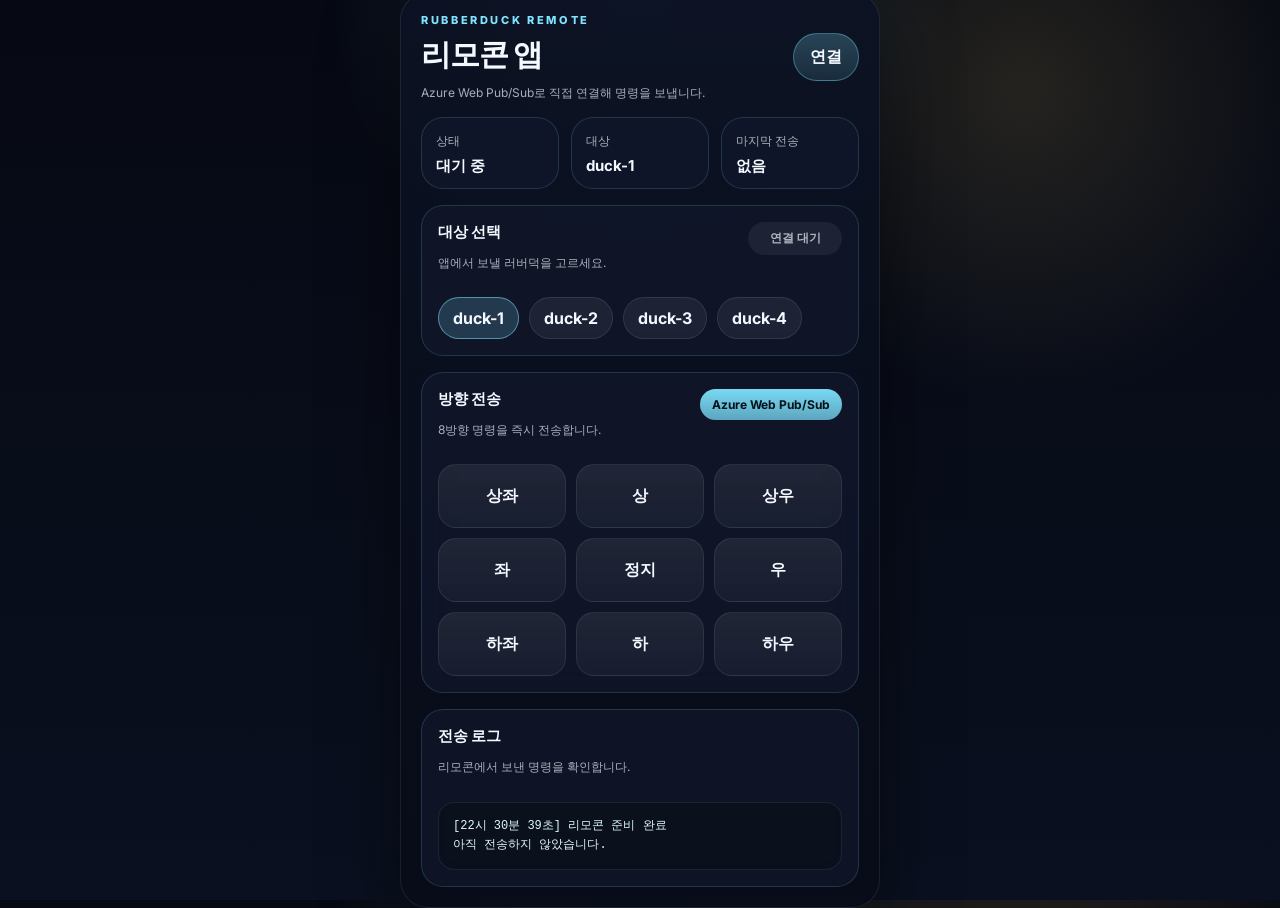
<file: client.html>
<!doctype html>
<html lang="ko">
  <head>
    <meta charset="UTF-8" />
    <meta name="viewport" content="width=device-width, initial-scale=1.0" />
    <title>RubberDuck Remote</title>
    <link rel="preconnect" href="https://fonts.googleapis.com" />
    <link rel="preconnect" href="https://fonts.gstatic.com" crossorigin />
    <link
      href="https://fonts.googleapis.com/css2?family=Inter:wght@400;500;600;700;800&display=swap"
      rel="stylesheet"
    />
    <link rel="stylesheet" href="./client.css" />
    <script defer src="./pubsub.js"></script>
    <script defer src="./client.js"></script>
  </head>
  <body>
    <main class="remote-app">
      <header class="remote-header">
        <div>
          <p class="eyebrow">RubberDuck Remote</p>
          <h1>리모콘 앱</h1>
          <p class="remote-note">Azure Web Pub/Sub로 직접 연결해 명령을 보냅니다.</p>
        </div>
        <button class="connect-btn" id="connectToggle" type="button" aria-pressed="false">연결</button>
      </header>

      <section class="status-bar">
        <div class="status-tile">
          <span class="status-label">상태</span>
          <strong class="status-value" id="connectionState">대기 중</strong>
        </div>
        <div class="status-tile">
          <span class="status-label">대상</span>
          <strong class="status-value" id="targetState">대기 중</strong>
        </div>
        <div class="status-tile">
          <span class="status-label">마지막 전송</span>
          <strong class="status-value" id="lastSent">없음</strong>
        </div>
      </section>

      <section class="card">
        <div class="card-head">
          <div>
            <p class="card-title">대상 선택</p>
            <p class="card-copy">앱에서 보낼 러버덕을 고르세요.</p>
          </div>
          <span class="pill" id="modeNote">대기 모드</span>
        </div>
        <div class="chip-row" id="targetChips"></div>
      </section>

      <section class="card">
        <div class="card-head">
          <div>
            <p class="card-title">방향 전송</p>
            <p class="card-copy">8방향 명령을 즉시 전송합니다.</p>
          </div>
          <span class="pill pill--accent">Azure Web Pub/Sub</span>
        </div>
        <div class="pad" id="directionPad"></div>
      </section>

      <section class="card card--fill">
        <div class="card-head">
          <div>
            <p class="card-title">전송 로그</p>
            <p class="card-copy">리모콘에서 보낸 명령을 확인합니다.</p>
          </div>
        </div>
        <pre class="log" id="eventLog">아직 전송하지 않았습니다.</pre>
      </section>
    </main>
  </body>
</html>
</file>
<file: client.css>
:root {
  --bg: #0b1020;
  --panel: rgba(17, 24, 43, 0.78);
  --panel-strong: rgba(24, 32, 58, 0.92);
  --text: #f4f8ff;
  --muted: rgba(244, 248, 255, 0.68);
  --accent: #7fe4ff;
  --accent-2: #ffd86b;
  --line: rgba(127, 228, 255, 0.16);
  --shadow: 0 26px 80px rgba(0, 0, 0, 0.45);
}

* {
  box-sizing: border-box;
}

html,
body {
  margin: 0;
  width: 100%;
  height: 100%;
  background:
    radial-gradient(circle at top, rgba(127, 228, 255, 0.14), transparent 28%),
    radial-gradient(circle at 80% 10%, rgba(255, 216, 107, 0.12), transparent 24%),
    linear-gradient(180deg, #060913 0%, #0a1020 100%);
  color: var(--text);
  font-family: "Inter", system-ui, sans-serif;
}

body {
  display: grid;
  place-items: center;
  padding: 24px;
}

.remote-app {
  width: min(480px, 100%);
  min-height: min(920px, 100%);
  display: flex;
  flex-direction: column;
  gap: 16px;
  padding: 20px;
  border: 1px solid rgba(255, 255, 255, 0.08);
  border-radius: 28px;
  background: linear-gradient(180deg, rgba(12, 18, 35, 0.92), rgba(8, 12, 24, 0.96));
  box-shadow: var(--shadow);
}

.remote-header,
.card-head,
.status-bar {
  display: flex;
  gap: 12px;
}

.remote-header {
  justify-content: space-between;
  align-items: center;
}

.eyebrow {
  margin: 0 0 8px;
  color: var(--accent);
  text-transform: uppercase;
  letter-spacing: 0.24em;
  font-size: 11px;
  font-weight: 800;
}

.remote-note {
  margin: 8px 0 0;
  color: var(--muted);
  font-size: 12px;
  line-height: 1.45;
}

h1 {
  margin: 0;
  font-size: 30px;
  letter-spacing: -0.04em;
}

.connect-btn,
.chip,
.pad-btn {
  appearance: none;
  border: 0;
  color: var(--text);
  font: inherit;
  cursor: pointer;
}

.connect-btn {
  padding: 12px 16px;
  border-radius: 999px;
  background: linear-gradient(180deg, rgba(127, 228, 255, 0.24), rgba(127, 228, 255, 0.12));
  border: 1px solid rgba(127, 228, 255, 0.35);
  font-weight: 800;
}

.connect-btn.is-on {
  background: linear-gradient(180deg, rgba(255, 216, 107, 0.24), rgba(255, 216, 107, 0.12));
  border-color: rgba(255, 216, 107, 0.42);
}

.status-bar {
  display: grid;
  grid-template-columns: repeat(3, minmax(0, 1fr));
  gap: 12px;
}

.status-tile,
.card {
  border: 1px solid var(--line);
  border-radius: 22px;
  background: var(--panel);
  backdrop-filter: blur(14px);
}

.status-tile {
  padding: 14px 14px 12px;
}

.status-label,
.card-copy {
  display: block;
  color: var(--muted);
  font-size: 12px;
  line-height: 1.45;
}

.status-value {
  display: block;
  margin-top: 6px;
  font-size: 15px;
}

.card {
  padding: 16px;
}

.card--fill {
  flex: 1;
  min-height: 0;
  display: flex;
  flex-direction: column;
}

.card-head {
  justify-content: space-between;
  align-items: start;
  margin-bottom: 14px;
}

.card-title {
  margin: 0 0 6px;
  font-size: 15px;
  font-weight: 800;
}

.pill {
  display: inline-flex;
  align-items: center;
  justify-content: center;
  min-width: 94px;
  padding: 8px 12px;
  border-radius: 999px;
  background: rgba(255, 255, 255, 0.06);
  color: var(--muted);
  font-size: 12px;
  font-weight: 700;
}

.pill--accent {
  color: #02121a;
  background: linear-gradient(180deg, rgba(127, 228, 255, 0.95), rgba(127, 228, 255, 0.7));
}

.chip-row {
  display: flex;
  flex-wrap: wrap;
  gap: 10px;
}

.chip {
  padding: 10px 14px;
  border-radius: 999px;
  background: rgba(255, 255, 255, 0.06);
  border: 1px solid rgba(255, 255, 255, 0.1);
  font-weight: 700;
}

.chip.is-selected {
  background: rgba(127, 228, 255, 0.18);
  border-color: rgba(127, 228, 255, 0.52);
}

.pad {
  display: grid;
  grid-template-columns: repeat(3, minmax(0, 1fr));
  gap: 10px;
}

.pad-btn {
  min-height: 64px;
  border-radius: 18px;
  background: linear-gradient(180deg, rgba(255, 255, 255, 0.08), rgba(255, 255, 255, 0.04));
  border: 1px solid rgba(255, 255, 255, 0.08);
  font-weight: 800;
  transition: transform 160ms ease, border-color 160ms ease, background 160ms ease;
}

.pad-btn:hover,
.chip:hover,
.connect-btn:hover {
  transform: translateY(-1px);
}

.pad-btn--empty {
  visibility: hidden;
}

.log {
  margin: 0;
  flex: 1;
  min-height: 0;
  overflow: auto;
  padding: 14px;
  border-radius: 16px;
  background: rgba(0, 0, 0, 0.22);
  border: 1px solid rgba(255, 255, 255, 0.08);
  color: #dff9ff;
  font-size: 12px;
  line-height: 1.6;
  white-space: pre-wrap;
}
</file>
